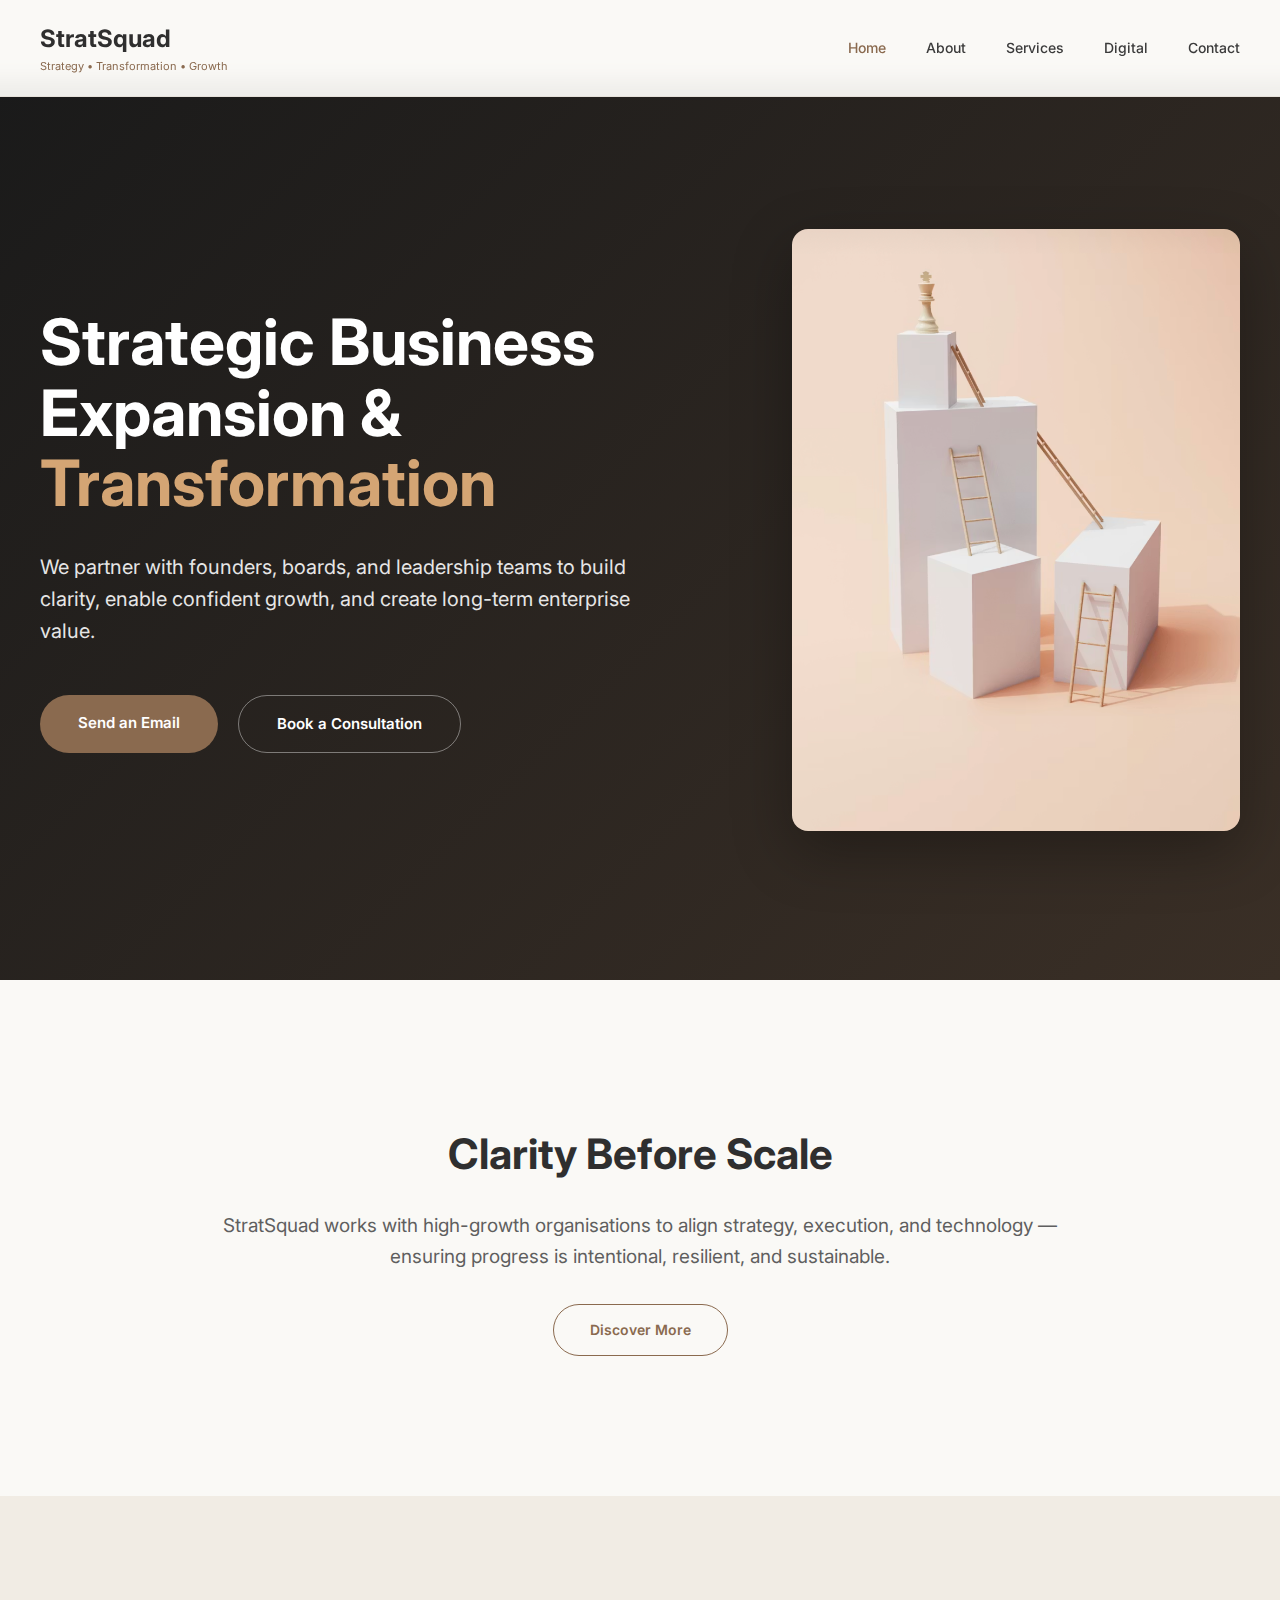
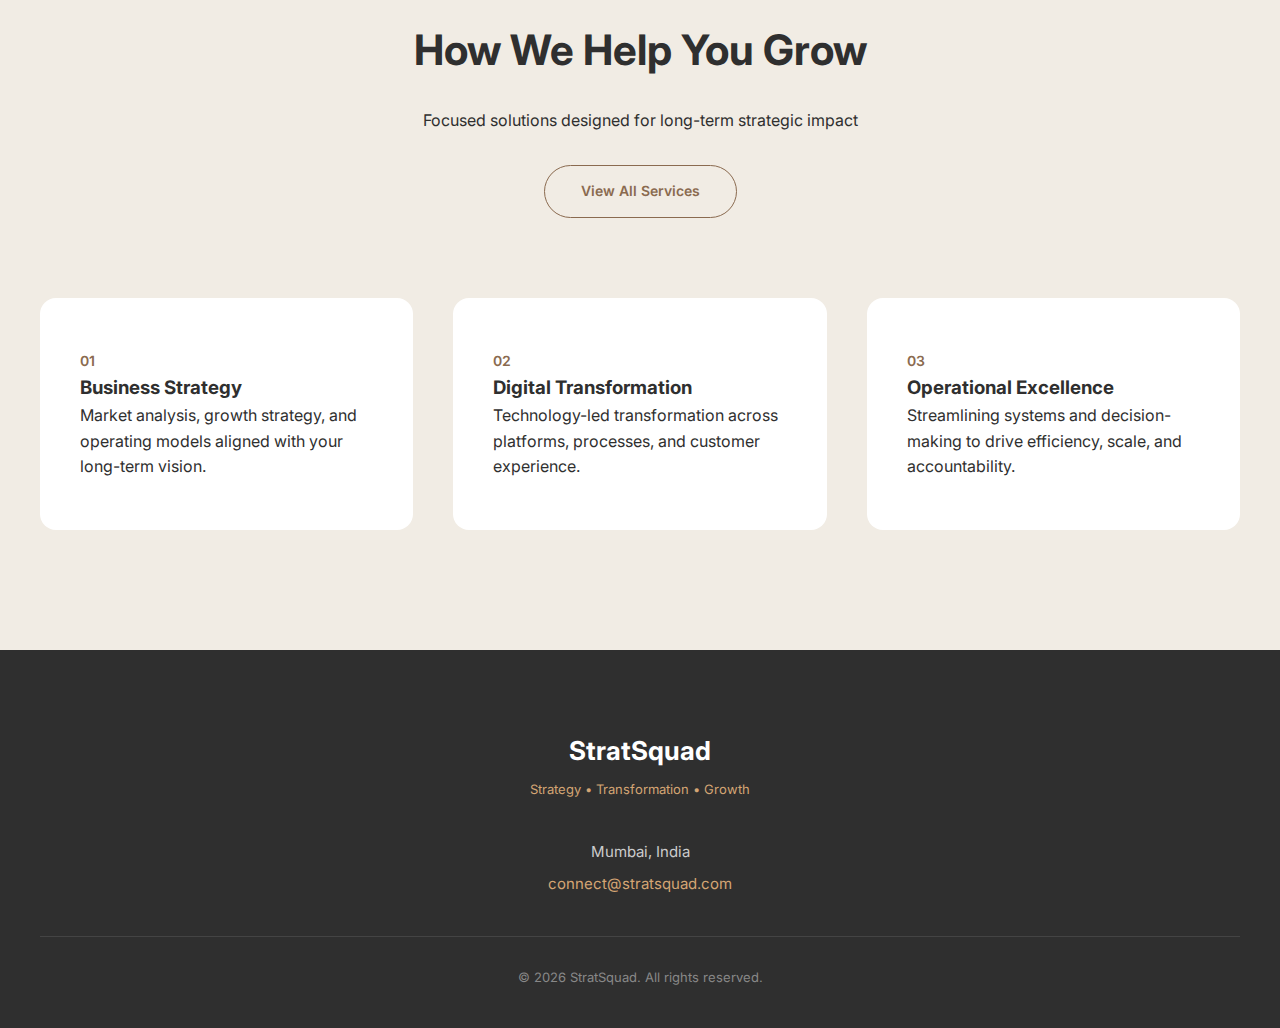
<file: index.html>
<!DOCTYPE html>
<html lang="en">
<head>
  <meta charset="UTF-8" />
  <meta name="viewport" content="width=device-width, initial-scale=1" />
  <title>StratSquad | Strategy • Transformation • Growth</title>
  <meta name="description" content="StratSquad partners with founders, boards, and leadership teams to build clarity, enable confident growth, and create long-term enterprise value through strategic business expansion and transformation.">

  <!-- Google Font -->
  <link href="https://fonts.googleapis.com/css2?family=Inter:wght@300;400;500;600;700&display=swap" rel="stylesheet">
  
  <!-- Favicon -->
  <link rel="icon" type="image/png" href="favicon.png">

  <!-- CSS -->
  <link rel="stylesheet" href="style.css">
</head>

<body>

<!-- ================= HEADER ================= -->
<header class="site-header">
  <div class="header-container">

    <div class="logo-area">
      <a href="index.html">
        <span class="logo">StratSquad</span>
        <span class="tagline">Strategy • Transformation • Growth</span>
      </a>
    </div>

    <!-- Hamburger Menu Button -->
    <button class="hamburger" id="hamburger" aria-label="Toggle navigation menu">
      <span></span>
      <span></span>
      <span></span>
    </button>

    <nav class="nav-links" id="navLinks">
      <a href="index.html" class="active">Home</a>
      <a href="about.html">About</a>
      <a href="services.html">Services</a>
      <a href="digital.html">Digital</a>
      <a href="contact.html">Contact</a>
    </nav>

  </div>
</header>

<!-- ================= HERO ================= -->
<section class="hero">
  <div class="hero-container">

    <div class="hero-text">
      <h1>
        Strategic Business<br>
        Expansion &<br>
        <span>Transformation</span>
      </h1>

      <p class="hero-subtext">
        We partner with founders, boards, and leadership teams to
        build clarity, enable confident growth, and create
        long-term enterprise value.
      </p>

      <div class="hero-cta">
        <a href="mailto:connect@stratsquad.com" class="hero-btn primary">
          Send an Email
        </a>
        <a href="contact.html" class="hero-btn secondary">
          Book a Consultation
        </a>
      </div>
    </div>

    <div class="hero-image">
      <img src="image.png" alt="Strategic business planning session with StratSquad consultants">
    </div>

  </div>
</section>

<!-- ================= BRIEF INTRO ================= -->
<section class="brief-intro">
  <div class="intro-container">

    <h2 class="section-title">Clarity Before Scale</h2>

    <p>
      StratSquad works with high-growth organisations to align
      strategy, execution, and technology — ensuring progress
      is intentional, resilient, and sustainable.
    </p>

    <a href="about.html" class="soft-btn">Discover More</a>

  </div>
</section>

<!-- ================= SERVICES ================= -->
<section class="services-preview">
  <div class="services-container">

    <div class="services-header">
     <h2 class="section-title">How We Help You Grow</h2>
      <p>Focused solutions designed for long-term strategic impact</p>

      <a href="services.html" class="soft-btn">View All Services</a>
    </div>

    <div class="services-grid">

      <div class="service-card">
        <span class="service-number">01</span>
        <h3>Business Strategy</h3>
        <p>
          Market analysis, growth strategy, and operating models
          aligned with your long-term vision.
        </p>
      </div>

      <div class="service-card">
        <span class="service-number">02</span>
        <h3>Digital Transformation</h3>
        <p>
          Technology-led transformation across platforms,
          processes, and customer experience.
        </p>
      </div>

      <div class="service-card">
        <span class="service-number">03</span>
        <h3>Operational Excellence</h3>
        <p>
          Streamlining systems and decision-making to drive
          efficiency, scale, and accountability.
        </p>
      </div>

    </div>

  </div>
</section>

<!-- ================= FOOTER ================= -->
<footer class="site-footer">
  <div class="footer-container">

    <div class="footer-logo">StratSquad</div>
    <div class="footer-tagline">Strategy • Transformation • Growth</div>

    <div class="footer-info">
      <p>Mumbai, India</p>
      <p><a href="mailto:connect@stratsquad.com">connect@stratsquad.com</a></p>
    </div>

    <div class="footer-copy">
      &copy; 2026 StratSquad. All rights reserved.
    </div>

  </div>
</footer>

<!-- ================= JAVASCRIPT ================= -->
<script>
  const hamburger = document.getElementById('hamburger');
  const navLinks = document.getElementById('navLinks');
  
  // Toggle menu
  hamburger.addEventListener('click', function(e) {
    e.stopPropagation();
    this.classList.toggle('active');
    navLinks.classList.toggle('active');
    
    // Prevent body scroll when menu is open
    if (navLinks.classList.contains('active')) {
      document.body.style.overflow = 'hidden';
    } else {
      document.body.style.overflow = '';
    }
  });
  
  // Close menu when clicking nav links
  const navItems = navLinks.querySelectorAll('a');
  navItems.forEach(item => {
    item.addEventListener('click', function() {
      hamburger.classList.remove('active');
      navLinks.classList.remove('active');
      document.body.style.overflow = '';
    });
  });
  
  // Close menu when clicking outside
  document.addEventListener('click', function(e) {
    if (window.innerWidth <= 768) {
      if (!navLinks.contains(e.target) && !hamburger.contains(e.target)) {
        hamburger.classList.remove('active');
        navLinks.classList.remove('active');
        document.body.style.overflow = '';
      }
    }
  });
  
  // Reset on window resize
  window.addEventListener('resize', function() {
    if (window.innerWidth > 768) {
      hamburger.classList.remove('active');
      navLinks.classList.remove('active');
      document.body.style.overflow = '';
    }
  });
</script>

</body>
</html>
</file>
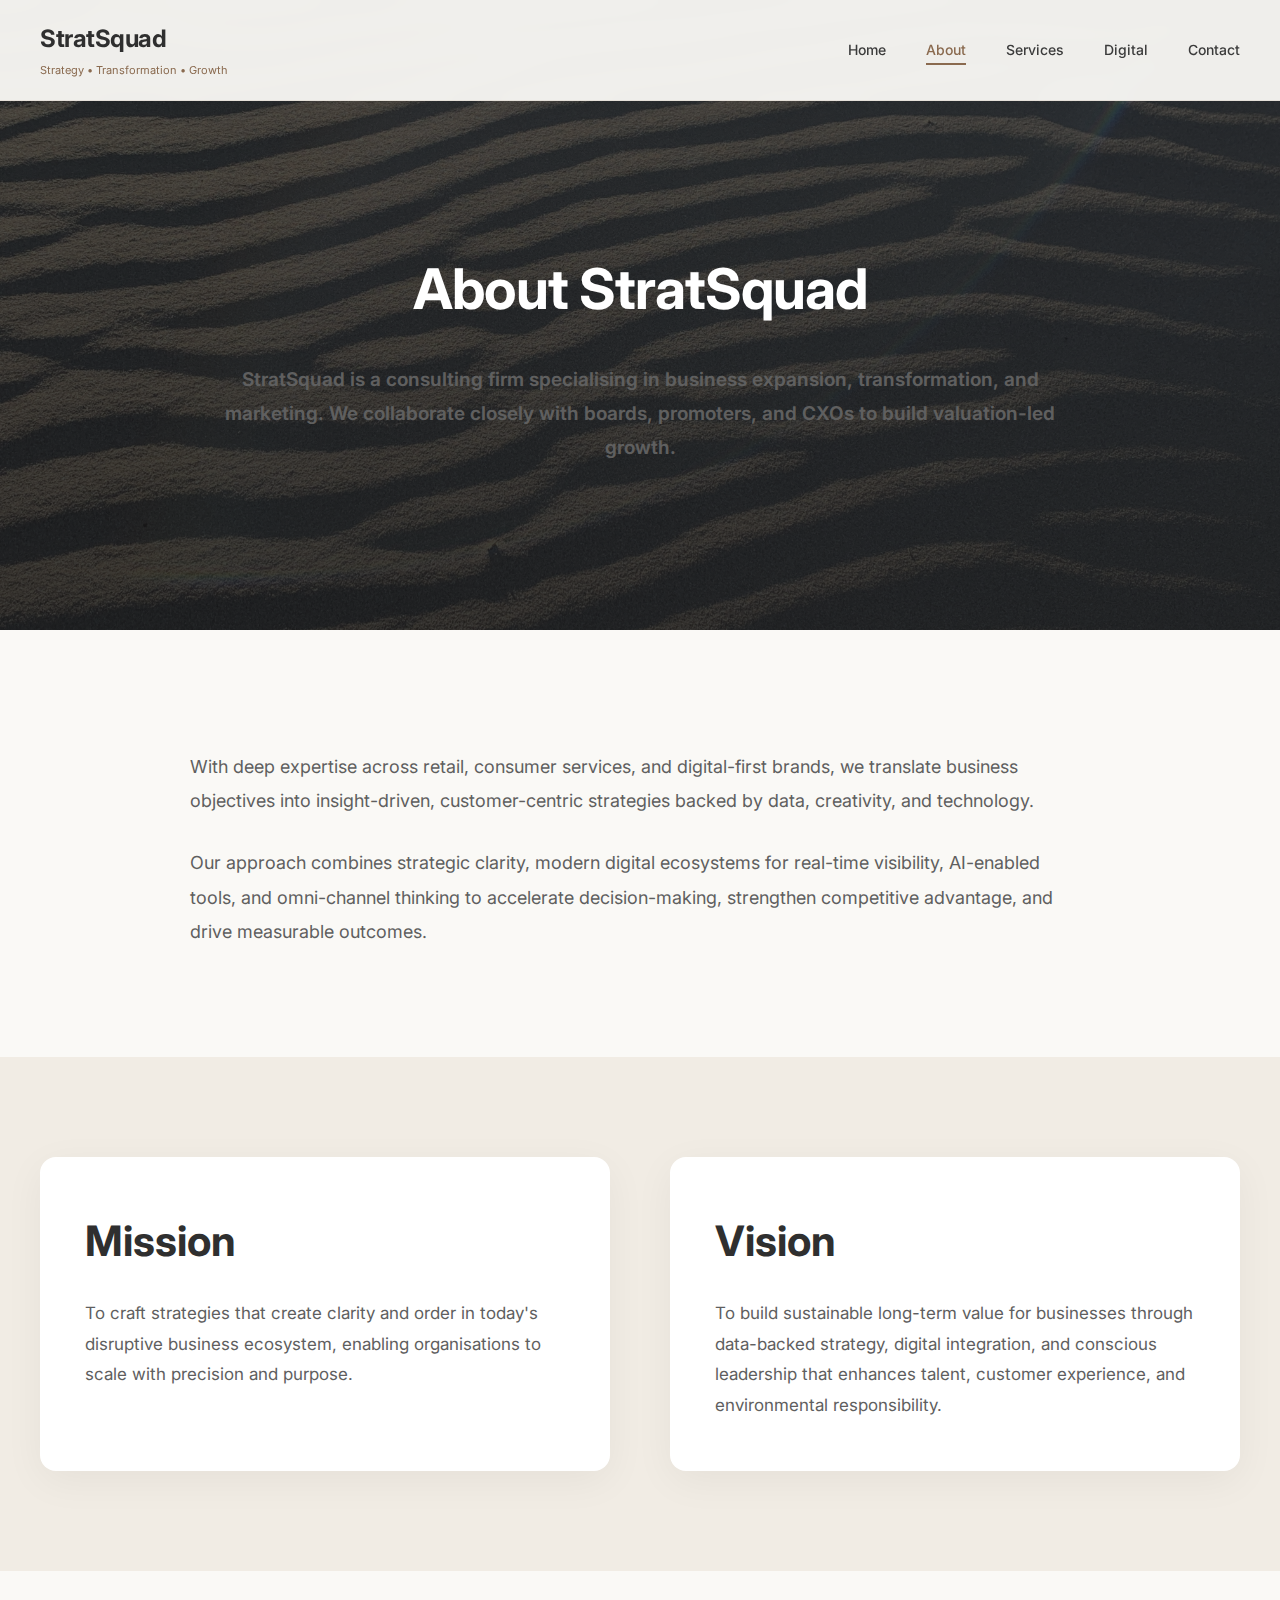
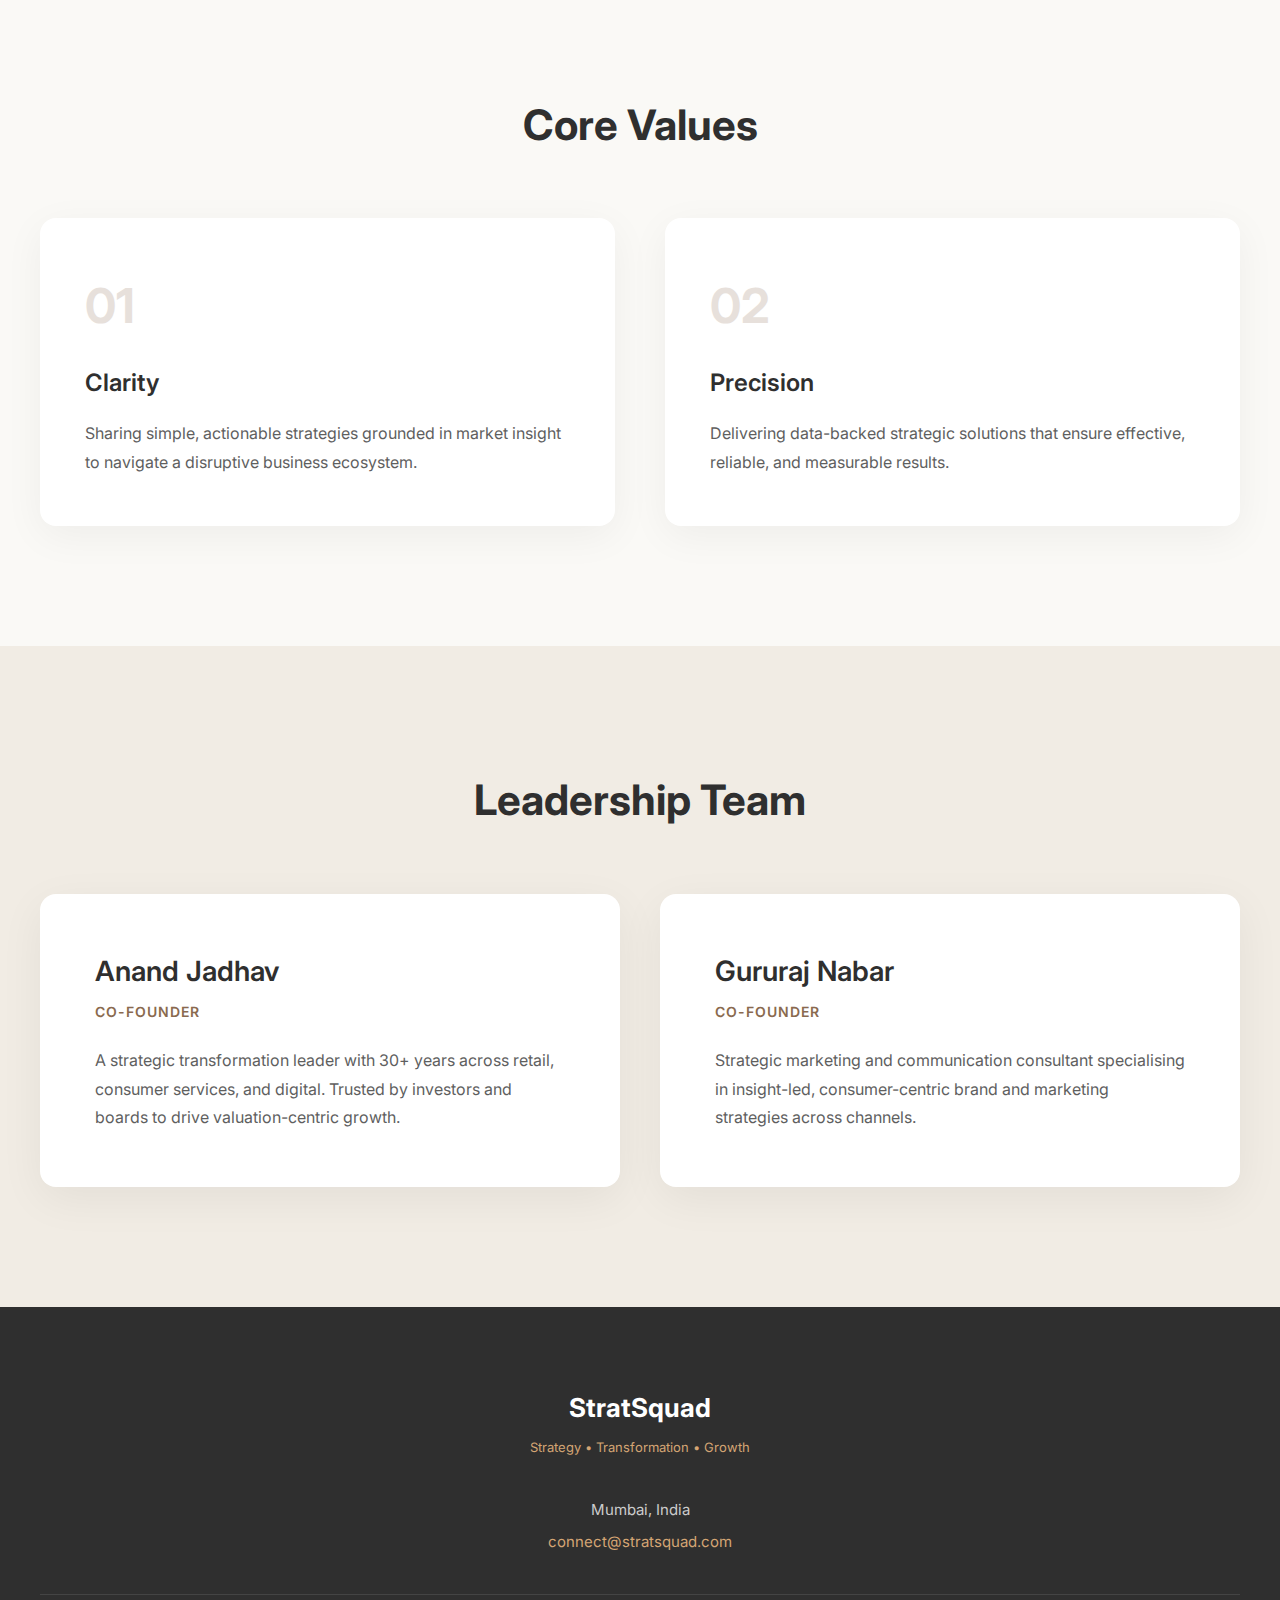
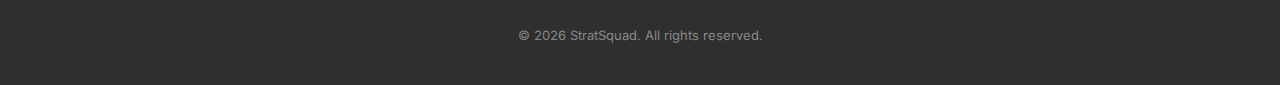
<file: about.html>
<!DOCTYPE html>
<html lang="en">
<head>
  <meta charset="UTF-8" />
  <meta name="viewport" content="width=device-width, initial-scale=1" />
  <title>About Us | StratSquad</title>
  <meta name="description" content="StratSquad is a consulting firm specialising in business expansion, transformation, and marketing. We work with boards, promoters, and CXOs to build valuation-led growth.">

  <!-- Google Font -->
  <link href="https://fonts.googleapis.com/css2?family=Inter:wght@300;400;500;600;700&display=swap" rel="stylesheet">
  
  <!-- Favicon -->
  <link rel="icon" type="image/png" href="favicon.png">

  <!-- CSS -->
  <link rel="stylesheet" href="about.css">
  <link rel="stylesheet" href="style.css">
  
</head>

<body>

<!-- ================= HEADER ================= -->
<header class="site-header">
  <div class="header-container">

    <div class="logo-area">
      <a href="index.html">
        <span class="logo">StratSquad</span>
        <span class="tagline">Strategy • Transformation • Growth</span>
      </a>
    </div>

    <!-- Hamburger Menu Button -->
    <button class="hamburger" id="hamburger" aria-label="Toggle navigation menu">
      <span></span>
      <span></span>
      <span></span>
    </button>

    <nav class="nav-links" id="navLinks">
      <a href="index.html">Home</a>
      <a href="about.html" class="active">About</a>
      <a href="services.html">Services</a>
      <a href="digital.html">Digital</a>
      <a href="contact.html">Contact</a>
    </nav>

  </div>
</header>

<!-- ================= PAGE INTRO ================= -->
<section class="page-intro image-intro">
  <div class="intro-overlay"></div>

  <div class="intro-container">
    <h1>About StratSquad</h1>

    <p>
      StratSquad is a consulting firm specialising in business expansion,
      transformation, and marketing. We collaborate closely with boards,
      promoters, and CXOs to build valuation-led growth.
    </p>
  </div>
</section>

<!-- ================= ABOUT DETAIL ================= -->
<section class="about-detail">
  <div class="content-container narrow">

    <p>
      With deep expertise across retail, consumer services, and digital-first
      brands, we translate business objectives into insight-driven,
      customer-centric strategies backed by data, creativity, and technology.
    </p>

    <p>
      Our approach combines strategic clarity, modern digital ecosystems for
      real-time visibility, AI-enabled tools, and omni-channel thinking to
      accelerate decision-making, strengthen competitive advantage, and drive
      measurable outcomes.
    </p>

  </div>
</section>

<!-- ================= MISSION & VISION ================= -->
<section class="mission-vision">
  <div class="content-container two-column">

    <div class="mv-card">
      <h2 class="section-title">Mission</h2>
      <p>
        To craft strategies that create clarity and order in today's disruptive
        business ecosystem, enabling organisations to scale with precision
        and purpose.
      </p>
    </div>

    <div class="mv-card">
      <h2 class="section-title">Vision</h2>
      <p>
        To build sustainable long-term value for businesses through
        data-backed strategy, digital integration, and conscious leadership
        that enhances talent, customer experience, and environmental
        responsibility.
      </p>
    </div>

  </div>
</section>

<!-- ================= CORE VALUES ================= -->
<section class="core-values">
  <div class="content-container">

    <h2 class="section-title center">Core Values</h2>

    <div class="values-grid">

      <div class="value-card">
        <span>01</span>
        <h3>Clarity</h3>
        <p>
          Sharing simple, actionable strategies grounded in market insight
          to navigate a disruptive business ecosystem.
        </p>
      </div>

      <div class="value-card">
        <span>02</span>
        <h3>Precision</h3>
        <p>
          Delivering data-backed strategic solutions that ensure effective,
          reliable, and measurable results.
        </p>
      </div>

    </div>

  </div>
</section>

<!-- ================= LEADERSHIP ================= -->
<section class="leadership">
  <div class="content-container">

    <h2 class="section-title center">Leadership Team</h2>

    <div class="leadership-grid">

      <div class="leader-card">
        <h4>Anand Jadhav</h4>
        <span>Co-Founder</span>
        <p>
          A strategic transformation leader with 30+ years across retail,
          consumer services, and digital. Trusted by investors and boards
          to drive valuation-centric growth.
        </p>
      </div>

      <div class="leader-card">
        <h4>Gururaj Nabar</h4>
        <span>Co-Founder</span>
        <p>
          Strategic marketing and communication consultant specialising in
          insight-led, consumer-centric brand and marketing strategies
          across channels.
        </p>
      </div>

    </div>

  </div>
</section>

<!-- ================= FOOTER ================= -->
<footer class="site-footer">
  <div class="footer-container">

    <div class="footer-logo">StratSquad</div>
    <div class="footer-tagline">Strategy • Transformation • Growth</div>

    <div class="footer-info">
      <p>Mumbai, India</p>
      <p><a href="mailto:connect@stratsquad.com">connect@stratsquad.com</a></p>
    </div>

    <div class="footer-copy">
      &copy; 2026 StratSquad. All rights reserved.
    </div>

  </div>
</footer>

<!-- ================= JAVASCRIPT ================= -->
<script>
  const hamburger = document.getElementById('hamburger');
  const navLinks = document.getElementById('navLinks');
  
  // Toggle menu
  hamburger.addEventListener('click', function(e) {
    e.stopPropagation();
    this.classList.toggle('active');
    navLinks.classList.toggle('active');
    
    // Prevent body scroll when menu is open
    if (navLinks.classList.contains('active')) {
      document.body.style.overflow = 'hidden';
    } else {
      document.body.style.overflow = '';
    }
  });
  
  // Close menu when clicking nav links
  const navItems = navLinks.querySelectorAll('a');
  navItems.forEach(item => {
    item.addEventListener('click', function() {
      hamburger.classList.remove('active');
      navLinks.classList.remove('active');
      document.body.style.overflow = '';
    });
  });
  
  // Close menu when clicking outside
  document.addEventListener('click', function(e) {
    if (window.innerWidth <= 768) {
      if (!navLinks.contains(e.target) && !hamburger.contains(e.target)) {
        hamburger.classList.remove('active');
        navLinks.classList.remove('active');
        document.body.style.overflow = '';
      }
    }
  });
  
  // Reset on window resize
  window.addEventListener('resize', function() {
    if (window.innerWidth > 768) {
      hamburger.classList.remove('active');
      navLinks.classList.remove('active');
      document.body.style.overflow = '';
    }
  });
</script>

</body>
</html>
</file>
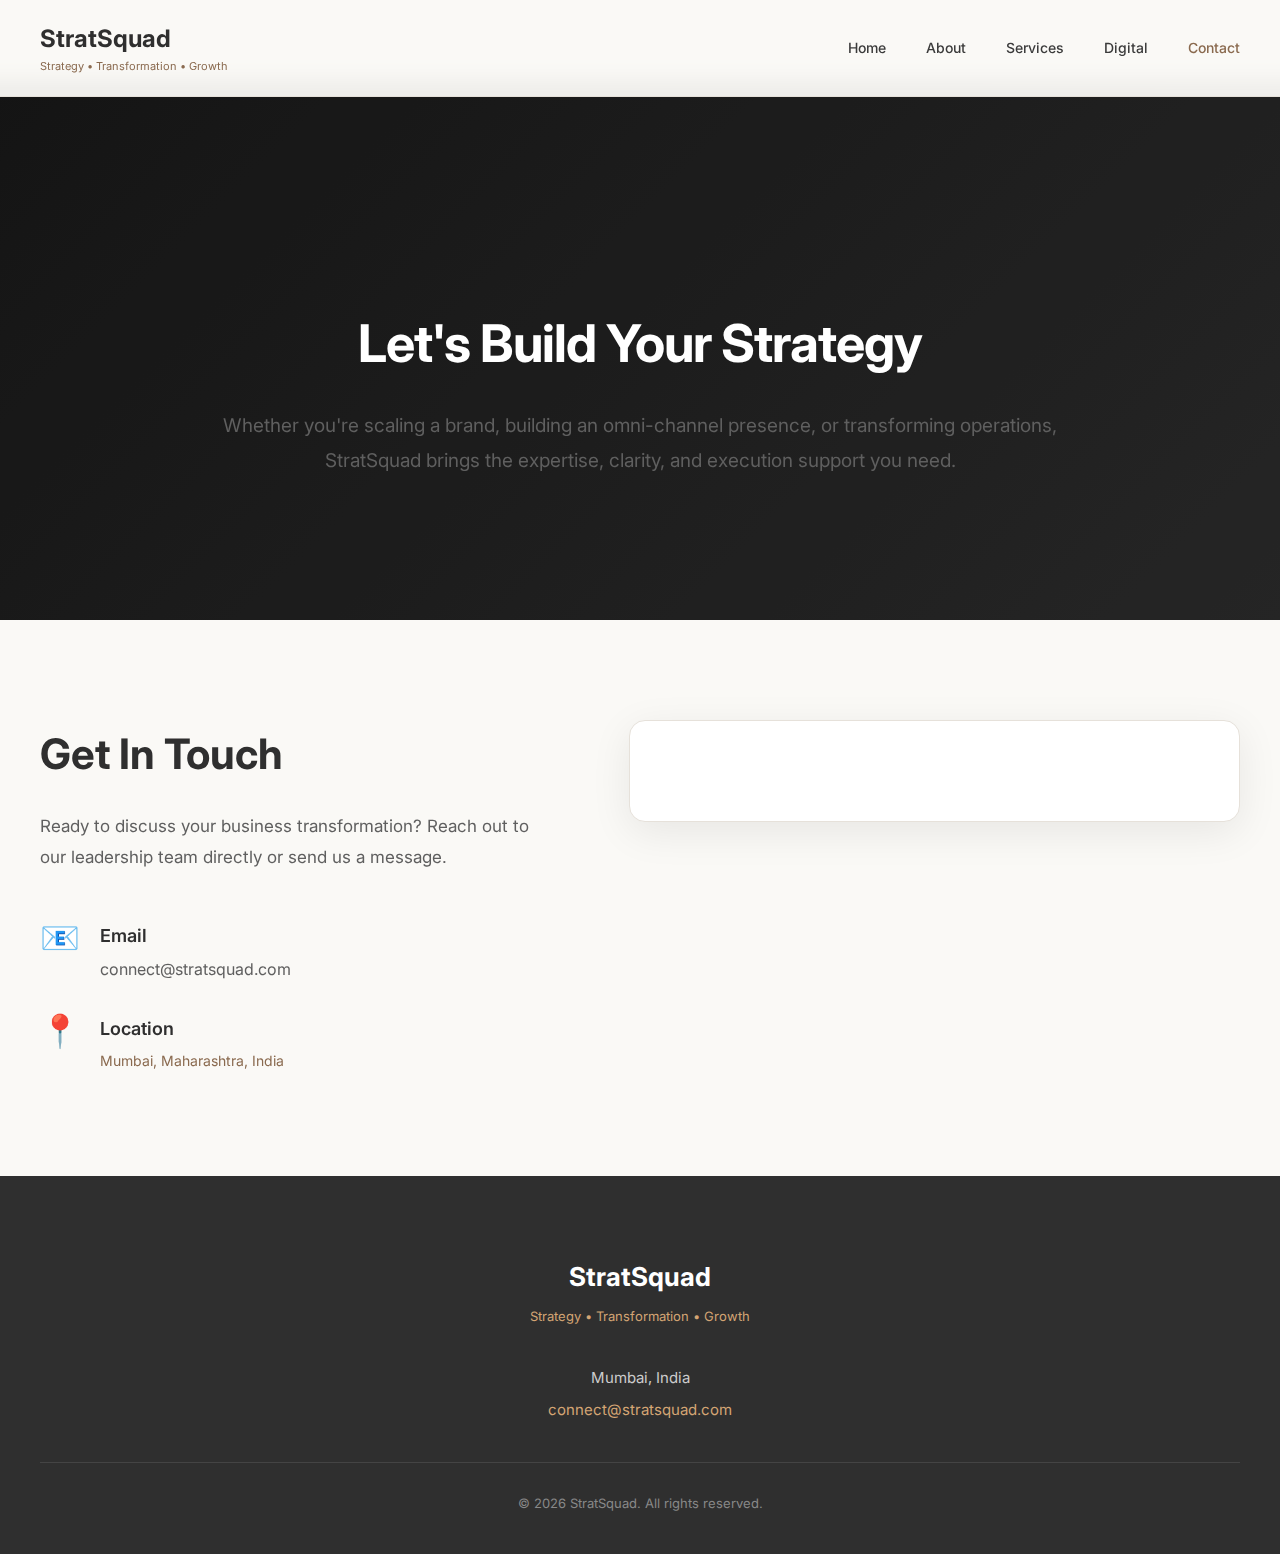
<file: contact.html>
<!DOCTYPE html>
<html lang="en">
<head>
  <meta charset="UTF-8" />
  <meta name="viewport" content="width=device-width, initial-scale=1" />
  <title>Contact Us | StratSquad</title>
  <meta name="description" content="Get in touch with StratSquad's leadership team to discuss your business transformation needs. Based in Mumbai, India, we're ready to help you grow.">

  <!-- Google Fonts -->
  <link href="https://fonts.googleapis.com/css2?family=Inter:wght@300;400;500;600;700&display=swap" rel="stylesheet">
  
  <!-- Favicon -->
  <link rel="icon" type="image/png" href="favicon.png">

  <!-- CSS -->
  <link rel="stylesheet" href="contact.css">
  <link rel="stylesheet" href="style.css">
</head>

<body>

<!-- ================= HEADER ================= -->
<header class="site-header">
  <div class="header-container">

    <div class="logo-area">
      <a href="index.html">
        <span class="logo">StratSquad</span>
        <span class="tagline">Strategy • Transformation • Growth</span>
      </a>
    </div>

    <!-- Hamburger Menu Button -->
    <button class="hamburger" id="hamburger" aria-label="Toggle navigation menu">
      <span></span>
      <span></span>
      <span></span>
    </button>

    <nav class="nav-links" id="navLinks">
      <a href="index.html">Home</a>
      <a href="about.html">About</a>
      <a href="services.html">Services</a>
      <a href="digital.html">Digital</a>
      <a href="contact.html" class="active">Contact</a>
    </nav>

  </div>
</header>

<!-- ================= PAGE INTRO ================= -->
<section class="contact-intro">
  <div class="intro-overlay"></div>
  
  <div class="intro-container">
    <h1>Let's Build Your Strategy</h1>
    <p>
      Whether you're scaling a brand, building an omni-channel presence, or 
      transforming operations, StratSquad brings the expertise, clarity, and 
      execution support you need.
    </p>
  </div>
</section>

<!-- ================= CONTACT CONTENT ================= -->
<section class="contact-content">
  <div class="content-container">

    <div class="contact-grid">

      <!-- Contact Information -->
      <div class="contact-info-section">
        <h2 class="section-title">Get In Touch</h2>
        <p class="contact-intro-text">
          Ready to discuss your business transformation? Reach out to our 
          leadership team directly or send us a message.
        </p>

        <div class="contact-details">
          
          <div class="contact-item">
            <div class="contact-icon">📧</div>
            <div class="contact-text">
              <h3>Email</h3>
              <a href="mailto:connect@stratsquad.com">connect@stratsquad.com</a>
            </div>
          </div>

          <div class="contact-item">
            <div class="contact-icon">📍</div>
            <div class="contact-text">
              <h3>Location</h3>
              <p>Mumbai, Maharashtra, India</p>
            </div>
          </div>

        </div>
      </div>

      <!-- Contact Form -->
      <div class="contact-form-section">
      </div>

    </div>

  </div>
</section>

<!-- ================= FOOTER ================= -->
<footer class="site-footer">
  <div class="footer-container">

    <div class="footer-logo">StratSquad</div>
    <div class="footer-tagline">Strategy • Transformation • Growth</div>

    <div class="footer-info">
      <p>Mumbai, India</p>
      <p><a href="mailto:connect@stratsquad.com">connect@stratsquad.com</a></p>
    </div>

    <div class="footer-copy">
      &copy; 2026 StratSquad. All rights reserved.
    </div>

  </div>
</footer>

<!-- ================= JAVASCRIPT ================= -->
<script>
  const hamburger = document.getElementById('hamburger');
  const navLinks = document.getElementById('navLinks');
  
  // Toggle menu
  hamburger.addEventListener('click', function(e) {
    e.stopPropagation();
    this.classList.toggle('active');
    navLinks.classList.toggle('active');
    
    // Prevent body scroll when menu is open
    if (navLinks.classList.contains('active')) {
      document.body.style.overflow = 'hidden';
    } else {
      document.body.style.overflow = '';
    }
  });
  
  // Close menu when clicking nav links
  const navItems = navLinks.querySelectorAll('a');
  navItems.forEach(item => {
    item.addEventListener('click', function() {
      hamburger.classList.remove('active');
      navLinks.classList.remove('active');
      document.body.style.overflow = '';
    });
  });
  
  // Close menu when clicking outside
  document.addEventListener('click', function(e) {
    if (window.innerWidth <= 768) {
      if (!navLinks.contains(e.target) && !hamburger.contains(e.target)) {
        hamburger.classList.remove('active');
        navLinks.classList.remove('active');
        document.body.style.overflow = '';
      }
    }
  });
  
  // Reset on window resize
  window.addEventListener('resize', function() {
    if (window.innerWidth > 768) {
      hamburger.classList.remove('active');
      navLinks.classList.remove('active');
      document.body.style.overflow = '';
    }
  });
</script>

</body>
</html>
</file>
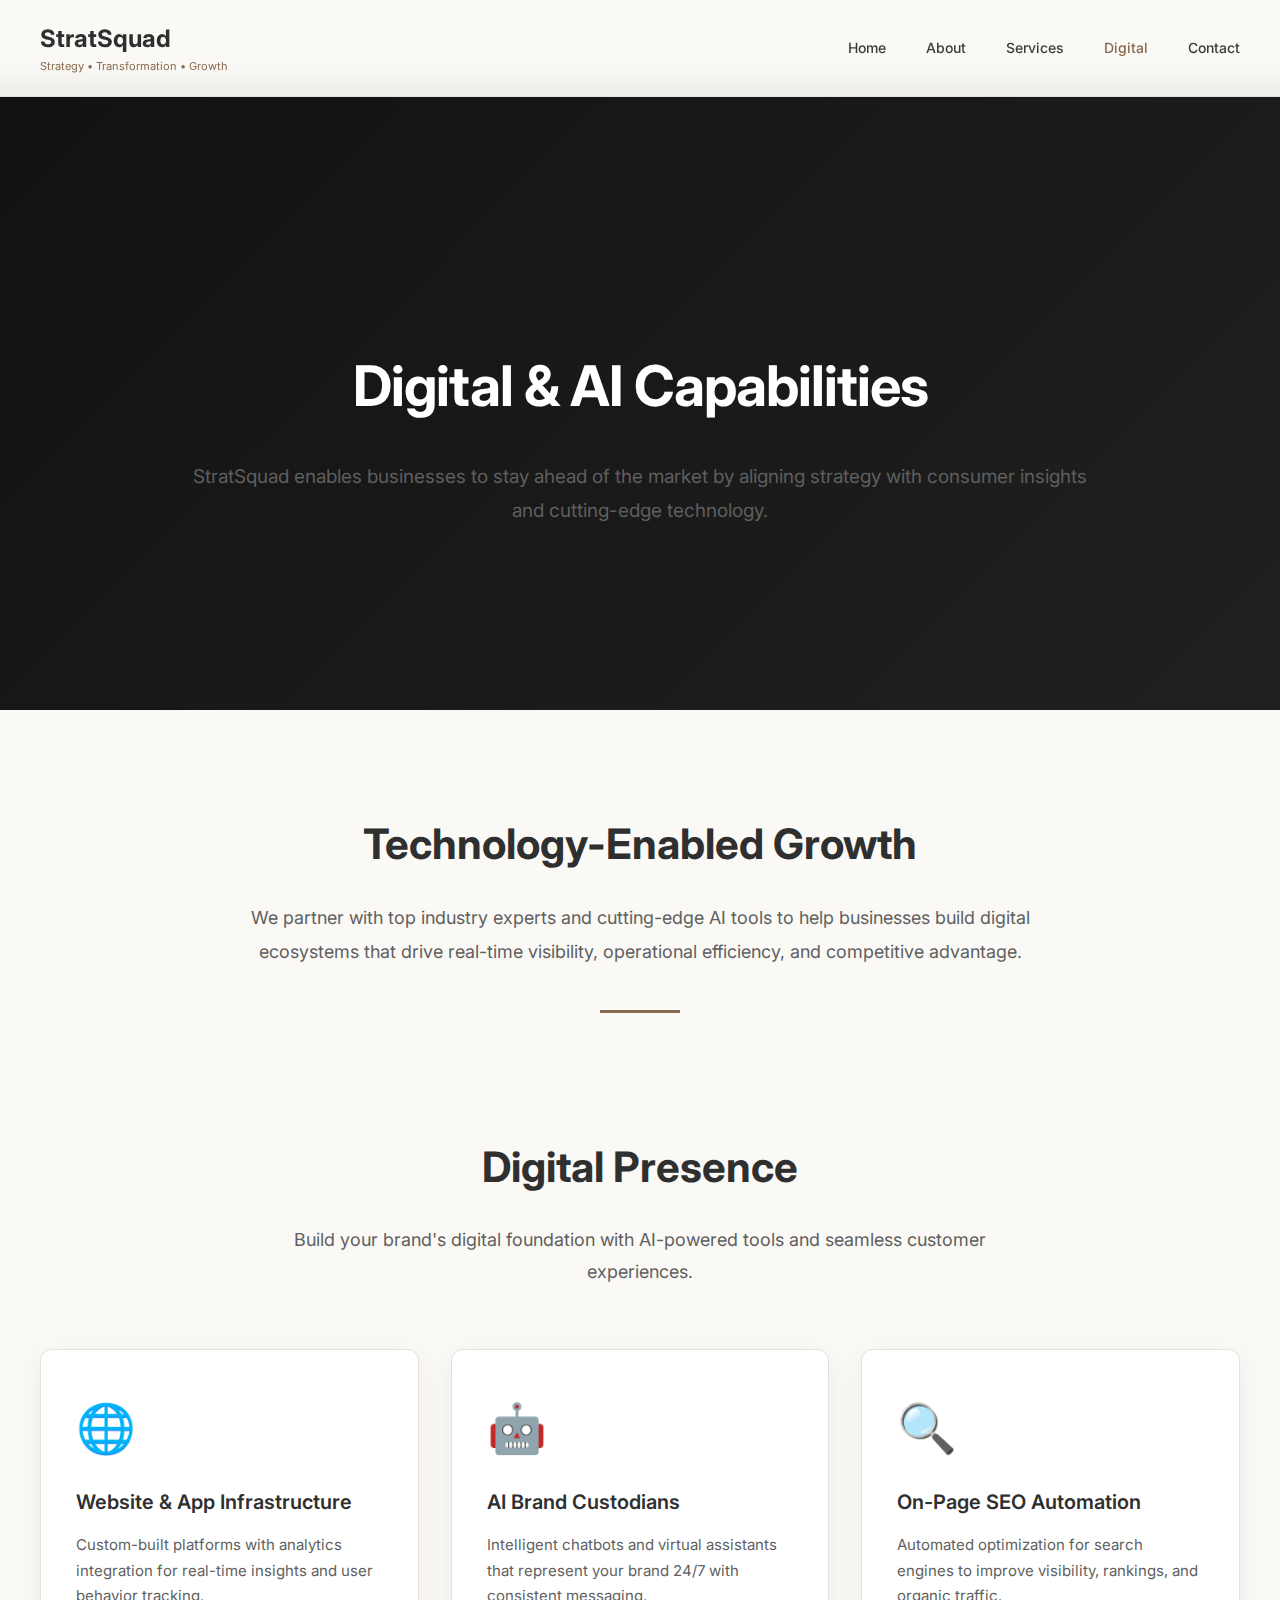
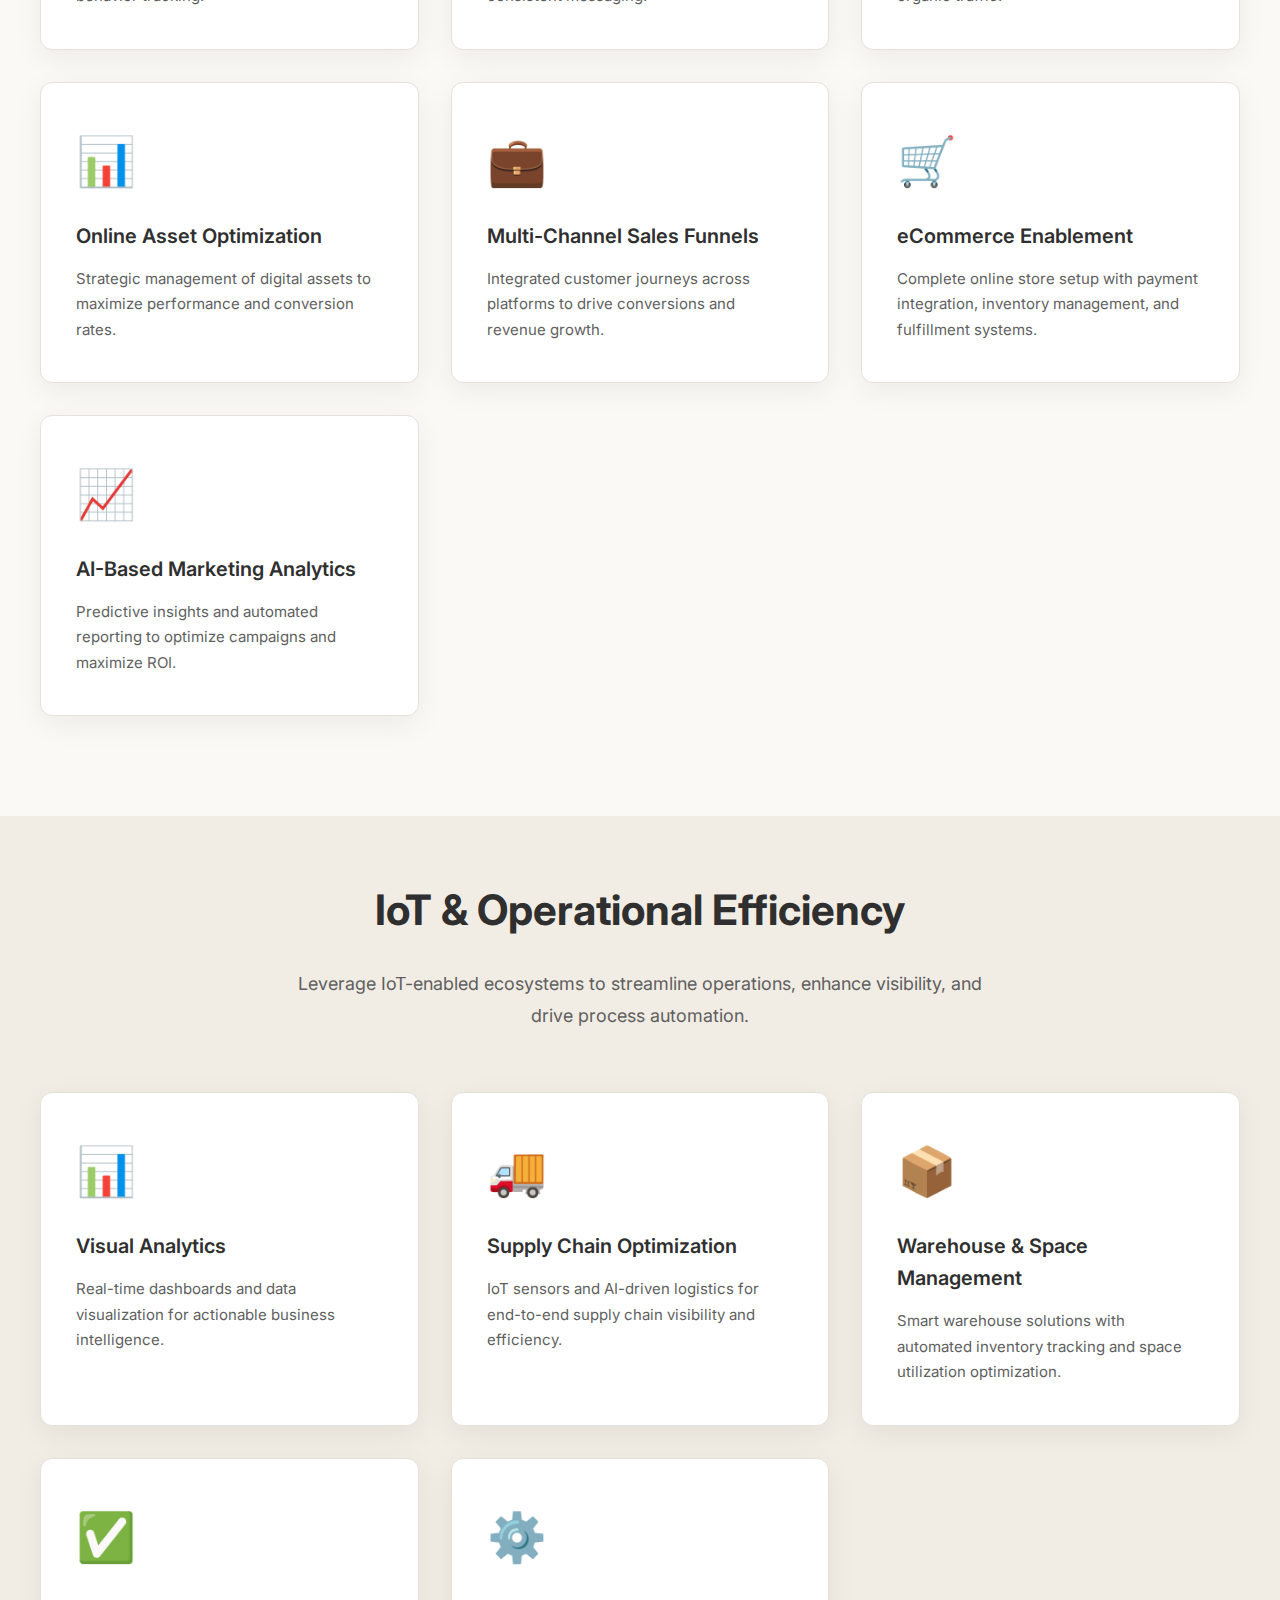
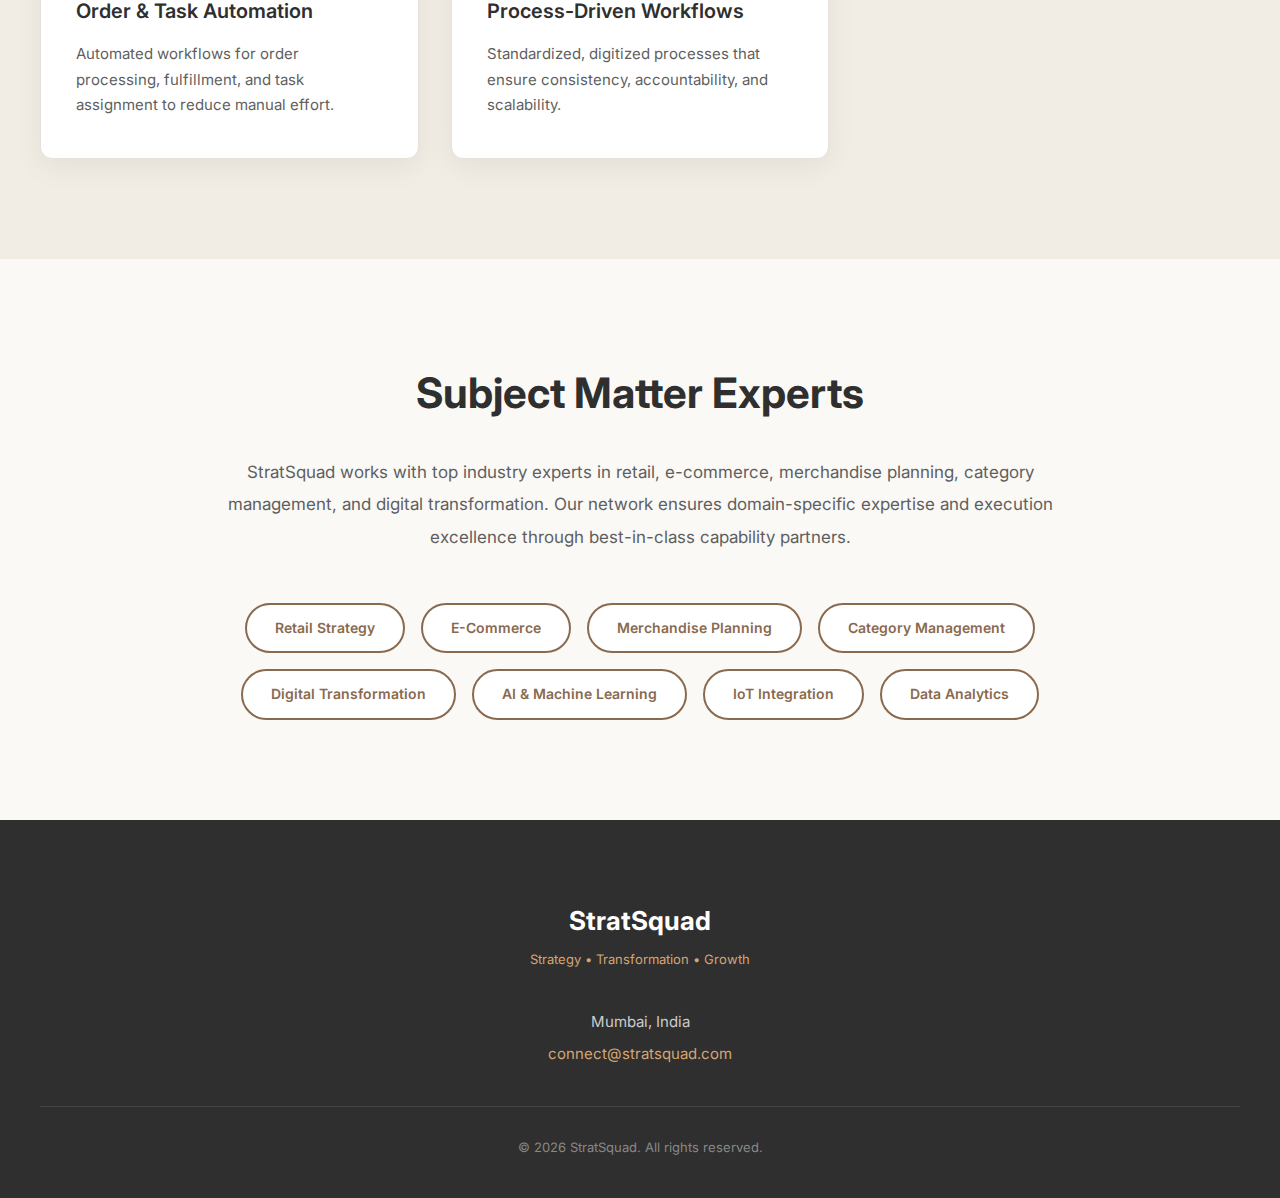
<file: digital.html>
<!DOCTYPE html>
<html lang="en">
<head>
  <meta charset="UTF-8" />
  <meta name="viewport" content="width=device-width, initial-scale=1" />
  <title>Digital & AI Capabilities | StratSquad</title>
  <meta name="description" content="StratSquad enables businesses with AI-powered digital capabilities including brand custodians, IoT integration, visual analytics, and operational efficiency solutions.">

  <!-- Google Fonts -->
  <link href="https://fonts.googleapis.com/css2?family=Inter:wght@300;400;500;600;700&family=Playfair+Display:wght@700&display=swap" rel="stylesheet">
  
  <!-- Favicon -->
  <link rel="icon" type="image/png" href="favicon.png">

  <!-- CSS -->
  <link rel="stylesheet" href="digital.css">
  <link rel="stylesheet" href="style.css">
</head>

<body>

<!-- ================= HEADER ================= -->
<header class="site-header">
  <div class="header-container">

    <div class="logo-area">
      <a href="index.html">
        <span class="logo">StratSquad</span>
        <span class="tagline">Strategy • Transformation • Growth</span>
      </a>
    </div>

    <!-- Hamburger Menu Button -->
    <button class="hamburger" id="hamburger" aria-label="Toggle navigation menu">
      <span></span>
      <span></span>
      <span></span>
    </button>

    <nav class="nav-links" id="navLinks">
      <a href="index.html">Home</a>
      <a href="about.html">About</a>
      <a href="services.html">Services</a>
      <a href="digital.html" class="active">Digital</a>
      <a href="contact.html">Contact</a>
    </nav>

  </div>
</header>

<!-- ================= PAGE INTRO ================= -->
<section class="digital-intro">
  <div class="intro-overlay"></div>
  
  <div class="intro-container">
    <h1>Digital & AI Capabilities</h1>
    <p>
      StratSquad enables businesses to stay ahead of the market by aligning 
      strategy with consumer insights and cutting-edge technology.
    </p>
  </div>
</section>

<!-- ================= OVERVIEW ================= -->
<section class="digital-overview">
  <div class="content-container narrow">
    <h2 class="section-title center">Technology-Enabled Growth</h2>
    <p class="overview-text">
      We partner with top industry experts and cutting-edge AI tools to help 
      businesses build digital ecosystems that drive real-time visibility, 
      operational efficiency, and competitive advantage.
    </p>
  </div>
</section>

<!-- ================= DIGITAL PRESENCE ================= -->
<section class="capability-section">
  <div class="content-container">
    
    <div class="capability-header">
      <h2 class="section-title">Digital Presence</h2>
      <p class="capability-subtitle">
        Build your brand's digital foundation with AI-powered tools and 
        seamless customer experiences.
      </p>
    </div>

    <div class="capability-grid">
      
      <div class="capability-card">
        <div class="card-icon">🌐</div>
        <h3>Website & App Infrastructure</h3>
        <p>
          Custom-built platforms with analytics integration for real-time 
          insights and user behavior tracking.
        </p>
      </div>

      <div class="capability-card">
        <div class="card-icon">🤖</div>
        <h3>AI Brand Custodians</h3>
        <p>
          Intelligent chatbots and virtual assistants that represent your 
          brand 24/7 with consistent messaging.
        </p>
      </div>

      <div class="capability-card">
        <div class="card-icon">🔍</div>
        <h3>On-Page SEO Automation</h3>
        <p>
          Automated optimization for search engines to improve visibility, 
          rankings, and organic traffic.
        </p>
      </div>

      <div class="capability-card">
        <div class="card-icon">📊</div>
        <h3>Online Asset Optimization</h3>
        <p>
          Strategic management of digital assets to maximize performance 
          and conversion rates.
        </p>
      </div>

      <div class="capability-card">
        <div class="card-icon">💼</div>
        <h3>Multi-Channel Sales Funnels</h3>
        <p>
          Integrated customer journeys across platforms to drive conversions 
          and revenue growth.
        </p>
      </div>

      <div class="capability-card">
        <div class="card-icon">🛒</div>
        <h3>eCommerce Enablement</h3>
        <p>
          Complete online store setup with payment integration, inventory 
          management, and fulfillment systems.
        </p>
      </div>

      <div class="capability-card">
        <div class="card-icon">📈</div>
        <h3>AI-Based Marketing Analytics</h3>
        <p>
          Predictive insights and automated reporting to optimize campaigns 
          and maximize ROI.
        </p>
      </div>

    </div>

  </div>
</section>

<!-- ================= IOT & OPERATIONS ================= -->
<section class="capability-section alt-bg">
  <div class="content-container">
    
    <div class="capability-header">
      <h2 class="section-title">IoT & Operational Efficiency</h2>
      <p class="capability-subtitle">
        Leverage IoT-enabled ecosystems to streamline operations, enhance 
        visibility, and drive process automation.
      </p>
    </div>

    <div class="capability-grid">
      
      <div class="capability-card">
        <div class="card-icon">📊</div>
        <h3>Visual Analytics</h3>
        <p>
          Real-time dashboards and data visualization for actionable business 
          intelligence.
        </p>
      </div>

      <div class="capability-card">
        <div class="card-icon">🚚</div>
        <h3>Supply Chain Optimization</h3>
        <p>
          IoT sensors and AI-driven logistics for end-to-end supply chain 
          visibility and efficiency.
        </p>
      </div>

      <div class="capability-card">
        <div class="card-icon">📦</div>
        <h3>Warehouse & Space Management</h3>
        <p>
          Smart warehouse solutions with automated inventory tracking and 
          space utilization optimization.
        </p>
      </div>

      <div class="capability-card">
        <div class="card-icon">✅</div>
        <h3>Order & Task Automation</h3>
        <p>
          Automated workflows for order processing, fulfillment, and task 
          assignment to reduce manual effort.
        </p>
      </div>

      <div class="capability-card">
        <div class="card-icon">⚙️</div>
        <h3>Process-Driven Workflows</h3>
        <p>
          Standardized, digitized processes that ensure consistency, 
          accountability, and scalability.
        </p>
      </div>

    </div>

  </div>
</section>

<!-- ================= EXPERTISE NETWORK ================= -->
<section class="expertise-section">
  <div class="content-container narrow">
    
    <h2 class="section-title center">Subject Matter Experts</h2>
    
    <p class="expertise-text">
      StratSquad works with top industry experts in retail, e-commerce, 
      merchandise planning, category management, and digital transformation. 
      Our network ensures domain-specific expertise and execution excellence 
      through best-in-class capability partners.
    </p>

    <div class="expertise-areas">
      <div class="expertise-tag">Retail Strategy</div>
      <div class="expertise-tag">E-Commerce</div>
      <div class="expertise-tag">Merchandise Planning</div>
      <div class="expertise-tag">Category Management</div>
      <div class="expertise-tag">Digital Transformation</div>
      <div class="expertise-tag">AI & Machine Learning</div>
      <div class="expertise-tag">IoT Integration</div>
      <div class="expertise-tag">Data Analytics</div>
    </div>

  </div>
</section>

<!-- ================= FOOTER ================= -->
<footer class="site-footer">
  <div class="footer-container">

    <div class="footer-logo">StratSquad</div>
    <div class="footer-tagline">Strategy • Transformation • Growth</div>

    <div class="footer-info">
      <p>Mumbai, India</p>
      <p><a href="mailto:connect@stratsquad.com">connect@stratsquad.com</a></p>
    </div>

    <div class="footer-copy">
      &copy; 2026 StratSquad. All rights reserved.
    </div>

  </div>
</footer>

<!-- ================= JAVASCRIPT ================= -->
<script>
  const hamburger = document.getElementById('hamburger');
  const navLinks = document.getElementById('navLinks');
  
  // Toggle menu
  hamburger.addEventListener('click', function(e) {
    e.stopPropagation();
    this.classList.toggle('active');
    navLinks.classList.toggle('active');
    
    // Prevent body scroll when menu is open
    if (navLinks.classList.contains('active')) {
      document.body.style.overflow = 'hidden';
    } else {
      document.body.style.overflow = '';
    }
  });
  
  // Close menu when clicking nav links
  const navItems = navLinks.querySelectorAll('a');
  navItems.forEach(item => {
    item.addEventListener('click', function() {
      hamburger.classList.remove('active');
      navLinks.classList.remove('active');
      document.body.style.overflow = '';
    });
  });
  
  // Close menu when clicking outside
  document.addEventListener('click', function(e) {
    if (window.innerWidth <= 768) {
      if (!navLinks.contains(e.target) && !hamburger.contains(e.target)) {
        hamburger.classList.remove('active');
        navLinks.classList.remove('active');
        document.body.style.overflow = '';
      }
    }
  });
  
  // Reset on window resize
  window.addEventListener('resize', function() {
    if (window.innerWidth > 768) {
      hamburger.classList.remove('active');
      navLinks.classList.remove('active');
      document.body.style.overflow = '';
    }
  });
</script>

</body>
</html>
</file>
<file: contact.css>
/* ========================
   CONTACT PAGE STYLES
======================== */

* {
  margin: 0;
  padding: 0;
  box-sizing: border-box;
}

body {
  font-family: 'Inter', sans-serif;
  background-color: #faf9f6;
  color: #2f2f2f;
  line-height: 1.7;
  overflow-x: hidden;
}

/* ========================
   PAGE INTRO
======================== */
.contact-intro {
  position: relative;
  min-height: 60vh;
  display: flex;
  align-items: center;
  justify-content: center;
  text-align: center;
  background: linear-gradient(135deg, #1a1a1a 0%, #2f2f2f 100%);
  padding: 200px 40px 120px;
  color: #ffffff;
  margin-top: 80px;
}

.intro-overlay {
  position: absolute;
  inset: 0;
  background: rgba(0, 0, 0, 0.2);
  z-index: 1;
}

.contact-intro .intro-container {
  position: relative;
  z-index: 2;
  max-width: 900px;
}

.contact-intro h1 {
  font-size: 52px;
  font-weight: 700;
  letter-spacing: -1px;
  margin-bottom: 24px;
}

.contact-intro p {
  font-size: 19px;
  line-height: 1.8;
  color: #e6e6e6;
}

/* ========================
   CONTACT CONTENT
======================== */
.contact-content {
  background: #faf9f6;
  padding: 100px 40px;
}

.content-container {
  max-width: 1400px;
  margin: 0 auto;
}

.contact-grid {
  display: grid;
  grid-template-columns: 1fr 1.2fr;
  gap: 80px;
  align-items: start;
}

/* ========================
   CONTACT INFO SECTION
======================== */
.contact-info-section {
  position: sticky;
  top: 120px;
}

.section-title {
  font-size: 38px;
  font-weight: 700;
  margin-bottom: 20px;
  color: #2f2f2f;
}

.contact-intro-text {
  font-size: 17px;
  line-height: 1.8;
  color: #5f5f5f;
  margin-bottom: 50px;
}

.contact-details {
  display: flex;
  flex-direction: column;
  gap: 32px;
}

.contact-item {
  display: flex;
  gap: 20px;
  align-items: start;
}

.contact-icon {
  font-size: 32px;
  line-height: 1;
}

.contact-text h3 {
  font-size: 18px;
  font-weight: 600;
  margin-bottom: 6px;
  color: #2f2f2f;
}

.contact-text p {
  font-size: 14px;
  color: #8a6a4f;
  margin-bottom: 4px;
}

.contact-text a {
  color: #5f5f5f;
  font-size: 16px;
  transition: color 0.3s ease;
  text-decoration: none;
}

.contact-text a:hover {
  color: #8a6a4f;
}

/* ========================
   CONTACT FORM SECTION
======================== */
.contact-form-section {
  background: #ffffff;
  padding: 50px;
  border-radius: 16px;
  box-shadow: 0 10px 40px rgba(0, 0, 0, 0.08);
  border: 1px solid #e6e1da;
}

.form-container h3 {
  font-size: 28px;
  font-weight: 600;
  margin-bottom: 12px;
  color: #2f2f2f;
}

.form-subtitle {
  font-size: 15px;
  color: #5f5f5f;
  margin-bottom: 40px;
}

.contact-form {
  display: flex;
  flex-direction: column;
  gap: 24px;
}

.form-group {
  display: flex;
  flex-direction: column;
  gap: 8px;
}

.form-group label {
  font-size: 14px;
  font-weight: 600;
  color: #2f2f2f;
}

.form-group input,
.form-group select,
.form-group textarea {
  padding: 14px 16px;
  border: 1.5px solid #e6e1da;
  border-radius: 8px;
  font-size: 15px;
  font-family: 'Inter', sans-serif;
  color: #2f2f2f;
  background: #faf9f6;
  transition: all 0.3s ease;
}

.form-group input:focus,
.form-group select:focus,
.form-group textarea:focus {
  outline: none;
  border-color: #8a6a4f;
  background: #ffffff;
  box-shadow: 0 0 0 3px rgba(138, 106, 79, 0.1);
}

.form-group textarea {
  resize: vertical;
  min-height: 140px;
}

.submit-btn {
  padding: 16px 40px;
  background: #8a6a4f;
  color: #ffffff;
  border: none;
  border-radius: 8px;
  font-size: 16px;
  font-weight: 600;
  cursor: pointer;
  transition: all 0.3s ease;
  margin-top: 10px;
}

.submit-btn:hover {
  background: #6d5440;
  transform: translateY(-2px);
  box-shadow: 0 8px 24px rgba(138, 106, 79, 0.3);
}

.submit-btn:active {
  transform: translateY(0);
}

/* ========================
   CTA SECTION
======================== */
.contact-cta {
  background: #f1ece4;
  padding: 100px 40px;
  text-align: center;
}

.cta-container {
  max-width: 900px;
  margin: 0 auto;
}

.contact-cta h2 {
  font-size: 38px;
  font-weight: 700;
  margin-bottom: 16px;
  color: #2f2f2f;
}

.contact-cta p {
  font-size: 18px;
  color: #5f5f5f;
  margin-bottom: 40px;
  line-height: 1.8;
}

.cta-buttons {
  display: flex;
  gap: 20px;
  justify-content: center;
  flex-wrap: wrap;
}

.cta-btn {
  padding: 16px 40px;
  border-radius: 50px;
  font-size: 16px;
  font-weight: 600;
  transition: all 0.3s ease;
  display: inline-block;
  text-decoration: none;
}

.cta-btn.primary {
  background: #8a6a4f;
  color: #ffffff;
}

.cta-btn.primary:hover {
  background: #6d5440;
  transform: translateY(-2px);
  box-shadow: 0 8px 24px rgba(138, 106, 79, 0.3);
}

/* ========================
   RESPONSIVE
======================== */
@media (max-width: 968px) {
  .contact-grid {
    grid-template-columns: 1fr;
    gap: 60px;
  }

  .contact-info-section {
    position: static;
  }
}

@media (max-width: 768px) {
  /* Page Intro */
  .contact-intro {
    padding: 160px 20px 100px;
    min-height: 50vh;
  }

  .contact-intro h1 {
    font-size: 32px;
  }

  .contact-intro p {
    font-size: 16px;
  }

  /* Content */
  .contact-content {
    padding: 80px 20px;
  }

  .section-title {
    font-size: 28px;
  }

  .contact-intro-text {
    font-size: 16px;
    margin-bottom: 40px;
  }

  .contact-details {
    gap: 28px;
  }

  .contact-icon {
    font-size: 28px;
  }

  /* Form Section */
  .contact-form-section {
    padding: 35px 25px;
  }

  .form-container h3 {
    font-size: 24px;
  }

  .form-subtitle {
    font-size: 14px;
    margin-bottom: 30px;
  }

  .contact-form {
    gap: 20px;
  }

  /* CTA Section */
  .contact-cta {
    padding: 80px 20px;
  }

  .contact-cta h2 {
    font-size: 28px;
  }

  .contact-cta p {
    font-size: 16px;
  }

  .cta-buttons {
    flex-direction: column;
    align-items: center;
  }

  .cta-btn {
    width: 100%;
    max-width: 300px;
    text-align: center;
  }
}

@media (max-width: 480px) {
  .contact-intro h1 {
    font-size: 28px;
  }

  .contact-intro p {
    font-size: 15px;
  }

  .section-title {
    font-size: 24px;
  }

  .contact-form-section {
    padding: 30px 20px;
  }

  .contact-cta h2 {
    font-size: 24px;
  }
}
</file>
<file: digital.css>
/* ========================
   DIGITAL PAGE STYLES
======================== */

* {
  margin: 0;
  padding: 0;
  box-sizing: border-box;
}

body {
  font-family: 'Inter', sans-serif;
  background-color: #faf9f6;
  color: #2f2f2f;
  line-height: 1.7;
  overflow-x: hidden;
}

/* ========================
   PAGE INTRO
======================== */
.digital-intro {
  position: relative;
  min-height: 70vh;
  display: flex;
  align-items: center;
  justify-content: center;
  text-align: center;
  background: linear-gradient(135deg, #1a1a1a 0%, #2f2f2f 100%);
  padding: 220px 40px 140px;
  color: #ffffff;
  margin-top: 80px;
}

.intro-overlay {
  position: absolute;
  inset: 0;
  background: rgba(0, 0, 0, 0.3);
  z-index: 1;
}

.digital-intro .intro-container {
  position: relative;
  z-index: 2;
  max-width: 900px;
}

.digital-intro h1 {
  font-size: 56px;
  font-weight: 700;
  letter-spacing: -1px;
  margin-bottom: 28px;
}

.digital-intro p {
  font-size: 20px;
  line-height: 1.8;
  color: #e6e6e6;
}

/* ========================
   OVERVIEW SECTION
======================== */
.digital-overview {
  background: #faf9f6;
  padding: 100px 40px 60px;
}

.content-container {
  max-width: 1200px;
  margin: 0 auto;
}

.content-container.narrow {
  max-width: 900px;
}

.section-title {
  font-size: 42px;
  font-weight: 700;
  margin-bottom: 24px;
  color: #2f2f2f;
}

.section-title.center {
  text-align: center;
}

.overview-text {
  font-size: 18px;
  line-height: 1.9;
  color: #5f5f5f;
  text-align: center;
  max-width: 800px;
  margin: 0 auto;
}

.overview-text::after {
  content: "";
  display: block;
  width: 80px;
  height: 3px;
  background: #8a6a4f;
  margin: 40px auto 0;
}

/* ========================
   CAPABILITY SECTIONS
======================== */
.capability-section {
  background: #faf9f6;
  padding: 60px 40px 100px;
}

.capability-section.alt-bg {
  background: #f1ece4;
}

.capability-header {
  text-align: center;
  margin-bottom: 60px;
}

.capability-subtitle {
  font-size: 18px;
  color: #5f5f5f;
  max-width: 700px;
  margin: 16px auto 0;
  line-height: 1.8;
}

.capability-grid {
  display: grid;
  grid-template-columns: repeat(auto-fit, minmax(320px, 1fr));
  gap: 32px;
  margin-top: 40px;
}

.capability-card {
  background: #ffffff;
  padding: 40px 35px;
  border-radius: 12px;
  box-shadow: 0 8px 30px rgba(0, 0, 0, 0.06);
  transition: all 0.3s ease;
  border: 1px solid #e6e1da;
}

.capability-card:hover {
  transform: translateY(-8px);
  box-shadow: 0 12px 40px rgba(138, 106, 79, 0.15);
  border-color: #8a6a4f;
}

.card-icon {
  font-size: 48px;
  margin-bottom: 20px;
}

.capability-card h3 {
  font-size: 20px;
  font-weight: 600;
  margin-bottom: 14px;
  color: #2f2f2f;
}

.capability-card p {
  font-size: 15px;
  line-height: 1.7;
  color: #5f5f5f;
}

/* ========================
   EXPERTISE SECTION
======================== */
.expertise-section {
  background: #faf9f6;
  padding: 100px 40px;
}

.expertise-text {
  font-size: 17px;
  line-height: 1.9;
  color: #5f5f5f;
  text-align: center;
  margin: 30px auto 50px;
}

.expertise-areas {
  display: flex;
  flex-wrap: wrap;
  gap: 16px;
  justify-content: center;
  margin-top: 40px;
}

.expertise-tag {
  background: #ffffff;
  border: 2px solid #8a6a4f;
  color: #8a6a4f;
  padding: 12px 28px;
  border-radius: 50px;
  font-size: 14px;
  font-weight: 600;
  transition: all 0.3s ease;
}

.expertise-tag:hover {
  background: #8a6a4f;
  color: #ffffff;
}

/* ========================
   CTA SECTION
======================== */
.digital-cta {
  background: linear-gradient(135deg, #2f2f2f 0%, #1a1a1a 100%);
  padding: 100px 40px;
  text-align: center;
  color: #ffffff;
}

.cta-container {
  max-width: 900px;
  margin: 0 auto;
}

.digital-cta h2 {
  font-size: 42px;
  font-weight: 700;
  margin-bottom: 20px;
  color: #ffffff;
}

.digital-cta p {
  font-size: 19px;
  color: #e6e6e6;
  margin-bottom: 40px;
}

.cta-buttons {
  display: flex;
  gap: 20px;
  justify-content: center;
  flex-wrap: wrap;
}

.cta-btn {
  padding: 16px 40px;
  border-radius: 50px;
  font-size: 16px;
  font-weight: 600;
  transition: all 0.3s ease;
  display: inline-block;
}

.cta-btn.primary {
  background: #8a6a4f;
  color: #ffffff;
}

.cta-btn.primary:hover {
  background: #6d5440;
  transform: translateY(-2px);
  box-shadow: 0 8px 24px rgba(138, 106, 79, 0.3);
}

.cta-btn.secondary {
  background: transparent;
  border: 2px solid rgba(255, 255, 255, 0.4);
  color: #ffffff;
}

.cta-btn.secondary:hover {
  border-color: #d4a574;
  background: rgba(212, 165, 116, 0.1);
}

/* ========================
   RESPONSIVE
======================== */
@media (max-width: 768px) {
  /* Page Intro */
  .digital-intro {
    padding: 160px 20px 100px;
    min-height: 60vh;
  }

  .digital-intro h1 {
    font-size: 36px;
  }

  .digital-intro p {
    font-size: 16px;
  }

  /* Section Titles */
  .section-title {
    font-size: 28px;
  }

  .overview-text,
  .capability-subtitle,
  .expertise-text {
    font-size: 16px;
  }

  /* Capability Grid */
  .capability-grid {
    grid-template-columns: 1fr;
    gap: 24px;
  }

  .capability-card {
    padding: 30px 25px;
  }

  .card-icon {
    font-size: 40px;
  }

  .capability-card h3 {
    font-size: 18px;
  }

  /* Sections */
  .digital-overview,
  .capability-section,
  .expertise-section,
  .digital-cta {
    padding: 80px 20px;
  }

  /* CTA */
  .digital-cta h2 {
    font-size: 28px;
  }

  .digital-cta p {
    font-size: 16px;
  }

  .cta-buttons {
    flex-direction: column;
    align-items: center;
  }

  .cta-btn {
    width: 100%;
    max-width: 300px;
    text-align: center;
  }

  /* Expertise Tags */
  .expertise-tag {
    padding: 10px 20px;
    font-size: 13px;
  }
}

@media (max-width: 480px) {
  .digital-intro h1 {
    font-size: 28px;
  }

  .digital-intro p {
    font-size: 15px;
  }

  .section-title {
    font-size: 24px;
  }

  .digital-cta h2 {
    font-size: 24px;
  }
}
</file>
<file: style.css>
/* ================= RESET ================= */
* {
  margin: 0;
  padding: 0;
  box-sizing: border-box;
}

body {
  font-family: 'Inter', sans-serif;
  background: #faf9f6;
  color: #2f2f2f;
  line-height: 1.6;
}

a {
  text-decoration: none;
  color: inherit;
}

img {
  width: 100%;
  display: block;
}

/* ================= HEADER ================= */
.site-header {
  background: rgba(250, 249, 246, 0.95);
  backdrop-filter: blur(10px);
  border-bottom: 1px solid #e6e1da;
  position: fixed;
  width: 100%;
  top: 0;
  z-index: 1000;
}

.header-container {
  max-width: 1400px;
  margin: auto;
  padding: 20px 40px;
  display: flex;
  justify-content: space-between;
  align-items: center;
}

.logo {
  font-size: 24px;
  font-weight: 700;
}

.logo-area a {
  display: flex;
  flex-direction: column;
  align-items: flex-start;
}

.tagline {
  font-size: 11px;
  color: #8a6a4f;
}

.nav-links {
  display: flex;
  gap: 40px;
}

.nav-links a {
  font-size: 14px;
  font-weight: 500;
  color: #3b3b3b;
  transition: color 0.3s ease;
}

.nav-links a:hover,
.nav-links a.active {
  color: #8a6a4f;
}

/* ================= HAMBURGER MENU ================= */
.hamburger {
  display: none;
  flex-direction: column;
  cursor: pointer;
  z-index: 1001;
  background: transparent;
  border: none;
  padding: 8px;
}

.hamburger span {
  width: 28px;
  height: 3px;
  background: #2f2f2f;
  margin: 3px 0;
  transition: all 0.3s ease;
  border-radius: 3px;
}

.hamburger.active span:nth-child(1) {
  transform: rotate(45deg) translate(8px, 8px);
}

.hamburger.active span:nth-child(2) {
  opacity: 0;
}

.hamburger.active span:nth-child(3) {
  transform: rotate(-45deg) translate(8px, -8px);
}

/* ================= HERO ================= */
.hero {
  min-height: 100vh;
  display: flex;
  align-items: center;
  background: linear-gradient(135deg, #1a1a1a, #3a2f26);
  margin-top: 80px;
}

.hero-container {
  max-width: 1400px;
  margin: auto;
  padding: 0 40px;
  display: grid;
  grid-template-columns: 1.2fr 0.8fr;
  gap: 80px;
  align-items: center;
}

.hero-text {
  color: #ffffff;
}

.hero-text h1 {
  font-size: 64px;
  line-height: 1.1;
}

.hero-text span {
  color: #d4a574;
}

.hero-subtext {
  font-size: 20px;
  margin: 32px 0 48px;
  max-width: 600px;
  color: #e6e6e6;
}

.hero-image {
  width: 100%;
}

.hero-image img {
  border-radius: 16px;
  box-shadow: 0 20px 60px rgba(0, 0, 0, 0.3);
}

/* Hero CTA Buttons */
.hero-cta {
  display: flex;
  gap: 20px;
  flex-wrap: wrap;
}

.hero-btn {
  padding: 16px 38px;
  border-radius: 50px;
  font-size: 15px;
  font-weight: 600;
  transition: all 0.3s ease;
}

.hero-btn.primary {
  background: #8a6a4f;
  color: #ffffff;
}

.hero-btn.primary:hover {
  background: #6d5440;
}

.hero-btn.secondary {
  border: 1.5px solid rgba(255, 255, 255, 0.4);
  color: #ffffff;
}

.hero-btn.secondary:hover {
  border-color: #d4a574;
}

/* ================= SOFT BUTTON ================= */
.soft-btn {
  display: inline-block;
  margin-top: 32px;
  padding: 14px 36px;
  border-radius: 50px;
  background: transparent;
  border: 1.5px solid #8a6a4f;
  color: #8a6a4f;
  font-size: 14px;
  font-weight: 600;
  transition: all 0.3s ease;
}

.soft-btn:hover {
  background: #8a6a4f;
  color: #ffffff;
}

/* ================= BRIEF INTRO ================= */
.brief-intro {
  padding: 140px 40px;
  text-align: center;
}

.intro-container {
  max-width: 900px;
  margin: auto;
}

.intro-container h2 {
  font-size: 42px;
  margin-bottom: 24px;
}

.intro-container p {
  font-size: 19px;
  color: #5f5f5f;
}

/* ================= SERVICES ================= */
.services-preview {
  background: #f1ece4;
  padding: 120px 40px;
}

.services-container {
  max-width: 1400px;
  margin: auto;
}

.services-header {
  text-align: center;
  margin-bottom: 80px;
}

.services-grid {
  display: grid;
  grid-template-columns: repeat(auto-fit, minmax(320px, 1fr));
  gap: 40px;
}

.service-card {
  background: #ffffff;
  padding: 50px 40px;
  border-radius: 16px;
}

.service-number {
  font-size: 14px;
  color: #8a6a4f;
  font-weight: 600;
}

/* ================= FOOTER ================= */
.site-footer {
  background: #2f2f2f;
  color: #ccc;
  padding: 80px 40px 40px;
}

.footer-container {
  max-width: 1400px;
  margin: auto;
  text-align: center;
}

.footer-logo {
  font-size: 26px;
  font-weight: 700;
  color: #fff;
  margin-bottom: 8px;
}

.footer-tagline {
  font-size: 13px;
  color: #d4a574;
  margin-bottom: 40px;
}

.footer-info {
  margin: 30px 0;
  font-size: 15px;
}

.footer-info p {
  margin-bottom: 8px;
}

.footer-info a {
  color: #d4a574;
  transition: color 0.3s ease;
}

.footer-info a:hover {
  color: #8a6a4f;
}

.footer-copy {
  font-size: 13px;
  color: #888;
  margin-top: 40px;
  padding-top: 30px;
  border-top: 1px solid rgba(255, 255, 255, 0.1);
}

/* ================= SECTION HEADINGS ================= */
.section-title {
  font-size: 42px;
  font-weight: 700;
  margin-bottom: 24px;
  color: #2f2f2f;
}

/* ================= MOBILE RESPONSIVE ================= */
@media (max-width: 768px) {
  /* Header & Navigation */
  .header-container {
    padding: 16px 20px;
  }

  .logo {
    font-size: 20px;
  }

  .tagline {
    font-size: 9px;
  }

  .hamburger {
    display: flex;
  }

  .nav-links {
    position: fixed;
    top: 0;
    right: -100%;
    height: 100vh;
    width: 280px;
    background: rgba(250, 249, 246, 0.98);
    backdrop-filter: blur(20px);
    flex-direction: column;
    justify-content: center;
    align-items: center;
    gap: 32px;
    transition: right 0.4s ease;
    box-shadow: -4px 0 20px rgba(0, 0, 0, 0.1);
    border-left: 1px solid #e6e1da;
  }

  .nav-links.active {
    right: 0;
  }

  .nav-links a {
    font-size: 18px;
    padding: 12px 24px;
  }

  /* Hero Section */
  .hero {
    min-height: auto;
    padding: 100px 0 60px;
  }

  .hero-container {
    grid-template-columns: 1fr;
    gap: 40px;
    padding: 0 20px;
  }

  .hero-text h1 {
    font-size: 36px;
    line-height: 1.2;
  }

  .hero-subtext {
    font-size: 16px;
    margin: 24px 0 32px;
  }

  .hero-cta {
    flex-direction: column;
  }

  .hero-btn {
    width: 100%;
    text-align: center;
    justify-content: center;
  }

  .hero-image {
    order: -1;
  }

  /* Brief Intro */
  .brief-intro {
    padding: 80px 20px;
  }

  .intro-container h2 {
    font-size: 32px;
  }

  .intro-container p {
    font-size: 16px;
  }

  /* Services */
  .services-preview {
    padding: 80px 20px;
  }

  .services-header {
    margin-bottom: 50px;
  }

  .services-grid {
    grid-template-columns: 1fr;
    gap: 30px;
  }

  .service-card {
    padding: 35px 25px;
  }

  /* Footer */
  .site-footer {
    padding: 60px 20px;
  }

  .footer-logo {
    font-size: 22px;
  }

  /* Section Titles */
  .section-title {
    font-size: 28px;
  }
}

@media (max-width: 480px) {
  .nav-links {
    width: 100%;
  }

  .logo {
    font-size: 18px;
  }

  .tagline {
    font-size: 8px;
  }

  .hero-text h1 {
    font-size: 28px;
  }

  .hero-subtext {
    font-size: 15px;
  }
}
</file>
<file: about.css>
/* ========================
   RESET & BASE
======================== */
* {
  margin: 0;
  padding: 0;
  box-sizing: border-box;
}

body {
  font-family: "Inter", sans-serif;
  background-color: #faf9f6;
  color: #2f2f2f;
  line-height: 1.7;
  overflow-x: hidden;
}

a {
  text-decoration: none;
  color: inherit;
}

/* ========================
   HEADER
======================== */
.site-header {
  background: rgba(250, 249, 246, 0.95);
  backdrop-filter: blur(10px);
  border-bottom: 1px solid #e6e1da;
  position: fixed;
  top: 0;
  left: 0;
  right: 0;
  z-index: 1000;
  transition: all 0.3s ease;
}

.header-container {
  max-width: 1400px;
  margin: auto;
  padding: 20px 40px;
  display: flex;
  justify-content: space-between;
  align-items: center;
}

.logo-area .logo {
  font-size: 24px;
  font-weight: 700;
  letter-spacing: -0.5px;
  color: #2f2f2f;
}

.tagline {
  display: block;
  font-size: 11px;
  color: #8a6a4f;
  margin-top: 4px;
  font-weight: 400;
}

.nav-links {
  display: flex;
  align-items: center;
  gap: 40px;
}

.nav-links a {
  font-size: 14px;
  font-weight: 500;
  color: #3b3b3b;
  position: relative;
  transition: color 0.3s ease;
}

.nav-links a::after {
  content: '';
  position: absolute;
  bottom: -4px;
  left: 0;
  width: 0;
  height: 2px;
  background: #8a6a4f;
  transition: width 0.3s ease;
}

.nav-links a:hover::after,
.nav-links a.active::after {
  width: 100%;
}

.nav-links a:hover,
.nav-links a.active {
  color: #8a6a4f;
}

/* ================= HAMBURGER MENU ================= */
.hamburger {
  display: none;
  flex-direction: column;
  cursor: pointer;
  z-index: 1001;
  background: transparent;
  border: none;
  padding: 8px;
}

.hamburger span {
  width: 28px;
  height: 3px;
  background: #2f2f2f;
  margin: 3px 0;
  transition: all 0.3s ease;
  border-radius: 3px;
}

.hamburger.active span:nth-child(1) {
  transform: rotate(45deg) translate(8px, 8px);
}

.hamburger.active span:nth-child(2) {
  opacity: 0;
}

.hamburger.active span:nth-child(3) {
  transform: rotate(-45deg) translate(8px, -8px);
}

/* ========================
   PAGE INTRO (IMAGE)
======================== */
.image-intro {
  position: relative;
  min-height: 70vh;
  display: flex;
  align-items: center;
  justify-content: center;
  text-align: center;

  background-image: url("image2.jpg");
  background-size: cover;
  background-position: center;
  background-repeat: no-repeat;

  padding: 220px 40px 140px;
  color: #ffffff;
}

.intro-overlay {
  position: absolute;
  inset: 0;
  background: linear-gradient(
    rgba(26, 26, 26, 0.75),
    rgba(26, 26, 26, 0.85)
  );
  z-index: 1;
}

.image-intro .intro-container {
  position: relative;
  z-index: 2;
  max-width: 900px;
}

.image-intro h1 {
  font-size: 56px;
  font-weight: 700;
  letter-spacing: -1px;
  margin-bottom: 28px;
}

.image-intro p {
  font-size: 20px;
  line-height: 1.8;
  color: #ffffff;
  font-weight: 650;
}

/* ========================
   ABOUT DETAIL
======================== */
.about-detail {
  background: #faf9f6;
  padding: 120px 40px 80px;
}

.content-container {
  max-width: 1200px;
  margin: 0 auto;
}

.content-container.narrow {
  max-width: 900px;
}

.about-detail p {
  font-size: 18px;
  line-height: 1.9;
  color: #5f5f5f;
  margin-bottom: 28px;
}

/* ========================
   MISSION & VISION
======================== */
.mission-vision {
  background: #f1ece4;
  padding: 100px 40px;
}

.two-column {
  display: grid;
  grid-template-columns: 1fr 1fr;
  gap: 60px;
}

.mv-card {
  background: #ffffff;
  padding: 50px 45px;
  border-radius: 16px;
  box-shadow: 0 10px 40px rgba(0, 0, 0, 0.05);
  transition: transform 0.3s ease, box-shadow 0.3s ease;
}

.mv-card:hover {
  transform: translateY(-5px);
  box-shadow: 0 15px 50px rgba(138, 106, 79, 0.15);
}

.section-title {
  font-size: 32px;
  font-weight: 700;
  margin-bottom: 20px;
  color: #2f2f2f;
}

.section-title.center {
  text-align: center;
}

.mv-card p {
  font-size: 17px;
  line-height: 1.8;
  color: #5f5f5f;
}

/* ========================
   CORE VALUES
======================== */
.core-values {
  background: #faf9f6;
  padding: 120px 40px;
}

.values-grid {
  display: grid;
  grid-template-columns: repeat(auto-fit, minmax(350px, 1fr));
  gap: 50px;
  margin-top: 60px;
}

.value-card {
  background: #ffffff;
  padding: 50px 45px;
  border-radius: 16px;
  box-shadow: 0 10px 40px rgba(0, 0, 0, 0.05);
  transition: transform 0.3s ease, box-shadow 0.3s ease;
  position: relative;
}

.value-card:hover {
  transform: translateY(-5px);
  box-shadow: 0 15px 50px rgba(138, 106, 79, 0.15);
}

.value-card span {
  display: inline-block;
  font-size: 48px;
  font-weight: 700;
  color: #8a6a4f;
  opacity: 0.2;
  margin-bottom: 20px;
}

.value-card h3 {
  font-size: 24px;
  font-weight: 600;
  margin-bottom: 16px;
  color: #2f2f2f;
}

.value-card p {
  font-size: 16px;
  line-height: 1.8;
  color: #5f5f5f;
}

/* ========================
   LEADERSHIP
======================== */
.leadership {
  background: #f1ece4;
  padding: 120px 40px;
}

.leadership-grid {
  display: grid;
  grid-template-columns: repeat(auto-fit, minmax(400px, 1fr));
  gap: 40px;
  margin-top: 60px;
}

.leader-card {
  background: #ffffff;
  padding: 55px;
  border-radius: 16px;
  box-shadow: 0 12px 45px rgba(0, 0, 0, 0.06);
  transition: transform 0.3s ease, box-shadow 0.3s ease;
}

.leader-card:hover {
  transform: translateY(-5px);
  box-shadow: 0 15px 50px rgba(138, 106, 79, 0.15);
}

.leader-card h4 {
  font-size: 28px;
  font-weight: 600;
  margin-bottom: 8px;
  color: #2f2f2f;
}

.leader-card span {
  display: block;
  font-size: 14px;
  color: #8a6a4f;
  font-weight: 600;
  text-transform: uppercase;
  letter-spacing: 1px;
  margin-bottom: 22px;
}

.leader-card p {
  font-size: 16px;
  line-height: 1.8;
  color: #5f5f5f;
}

/* ========================
   FOOTER
======================== */
.site-footer {
  background: #2f2f2f;
  color: #ccc;
  padding: 80px 40px 40px;
}

.footer-container {
  max-width: 1400px;
  margin: auto;
  text-align: center;
}

.footer-logo {
  font-size: 26px;
  font-weight: 700;
  color: #fff;
  margin-bottom: 8px;
}

.footer-tagline {
  font-size: 13px;
  color: #d4a574;
  margin-bottom: 40px;
}

.footer-info {
  margin: 30px 0;
  font-size: 15px;
}

.footer-info p {
  margin-bottom: 8px;
}

.footer-info a {
  color: #d4a574;
  transition: color 0.3s ease;
}

.footer-info a:hover {
  color: #8a6a4f;
}

.footer-copy {
  font-size: 13px;
  color: #888;
  margin-top: 40px;
  padding-top: 30px;
  border-top: 1px solid rgba(255, 255, 255, 0.1);
}

/* ========================
   RESPONSIVE
======================== */
@media (max-width: 900px) {
  .two-column,
  .leadership-grid {
    grid-template-columns: 1fr;
  }

  .values-grid {
    grid-template-columns: 1fr;
  }

  .leadership-grid {
    grid-template-columns: 1fr;
  }
}

@media (max-width: 768px) {
  /* Header */
  .header-container {
    padding: 16px 20px;
  }

  .logo-area .logo {
    font-size: 20px;
  }

  .tagline {
    font-size: 9px;
  }

  /* Mobile Navigation */
  .hamburger {
    display: flex;
  }

  .nav-links {
    position: fixed;
    top: 0;
    right: -100%;
    height: 100vh;
    width: 280px;
    background: rgba(250, 249, 246, 0.98);
    backdrop-filter: blur(20px);
    flex-direction: column;
    justify-content: center;
    align-items: center;
    gap: 32px;
    transition: right 0.4s ease;
    box-shadow: -4px 0 20px rgba(0, 0, 0, 0.1);
    border-left: 1px solid #e6e1da;
  }

  .nav-links.active {
    right: 0;
  }

  .nav-links a {
    font-size: 18px;
    padding: 12px 24px;
  }

  .nav-links a::after {
    display: none;
  }

  /* Page Intro */
  .image-intro {
    padding: 160px 20px 100px;
    min-height: 60vh;
  }

  .image-intro h1 {
    font-size: 36px;
  }

  .image-intro p {
    font-size: 16px;
  }

  /* Sections */
  .section-title {
    font-size: 28px;
  }

  .about-detail,
  .mission-vision,
  .core-values,
  .leadership {
    padding: 80px 20px;
  }

  /* Cards */
  .mv-card,
  .value-card,
  .leader-card {
    padding: 35px 25px;
  }

  .values-grid {
    margin-top: 40px;
    gap: 30px;
  }

  .leadership-grid {
    margin-top: 40px;
    gap: 30px;
  }
}

@media (max-width: 480px) {
  .nav-links {
    width: 100%;
  }

  .logo-area .logo {
    font-size: 18px;
  }

  .tagline {
    font-size: 8px;
  }

  .image-intro h1 {
    font-size: 28px;
  }

  .image-intro p {
    font-size: 15px;
  }
}
</file>
